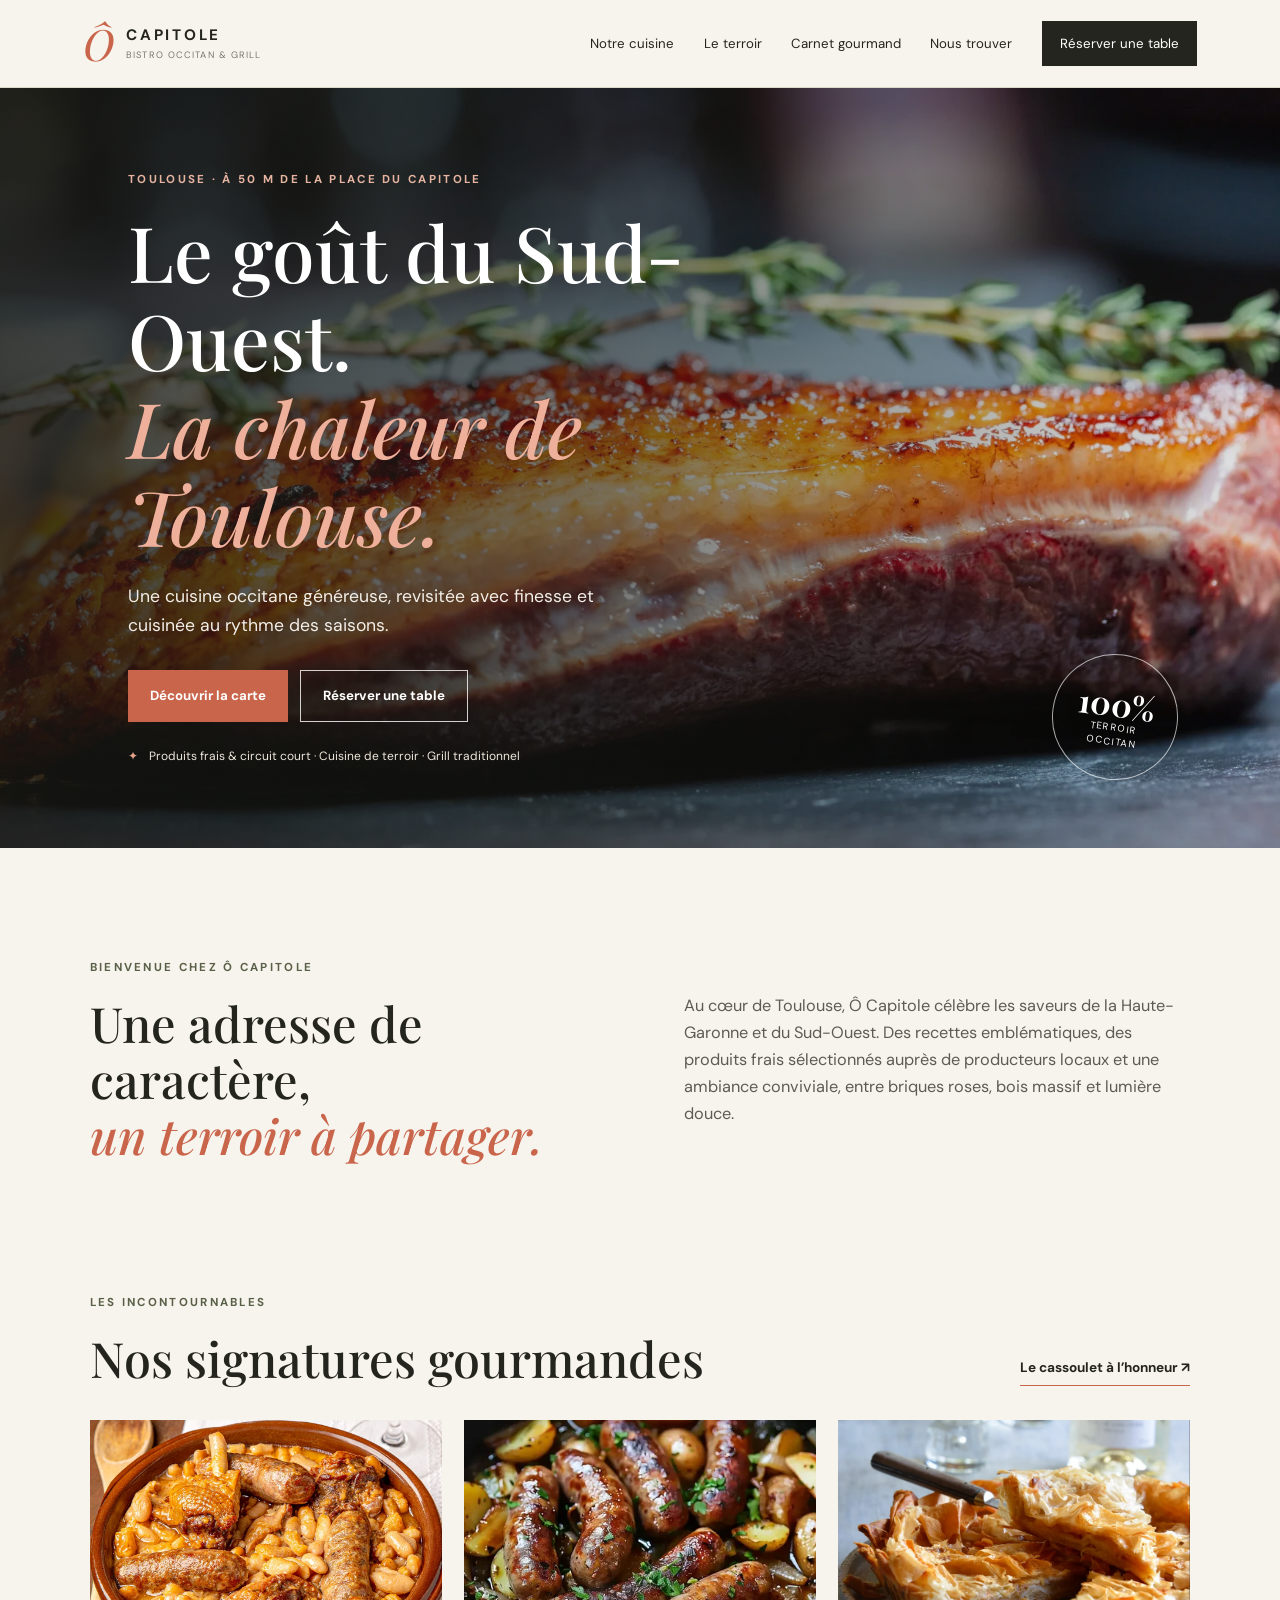
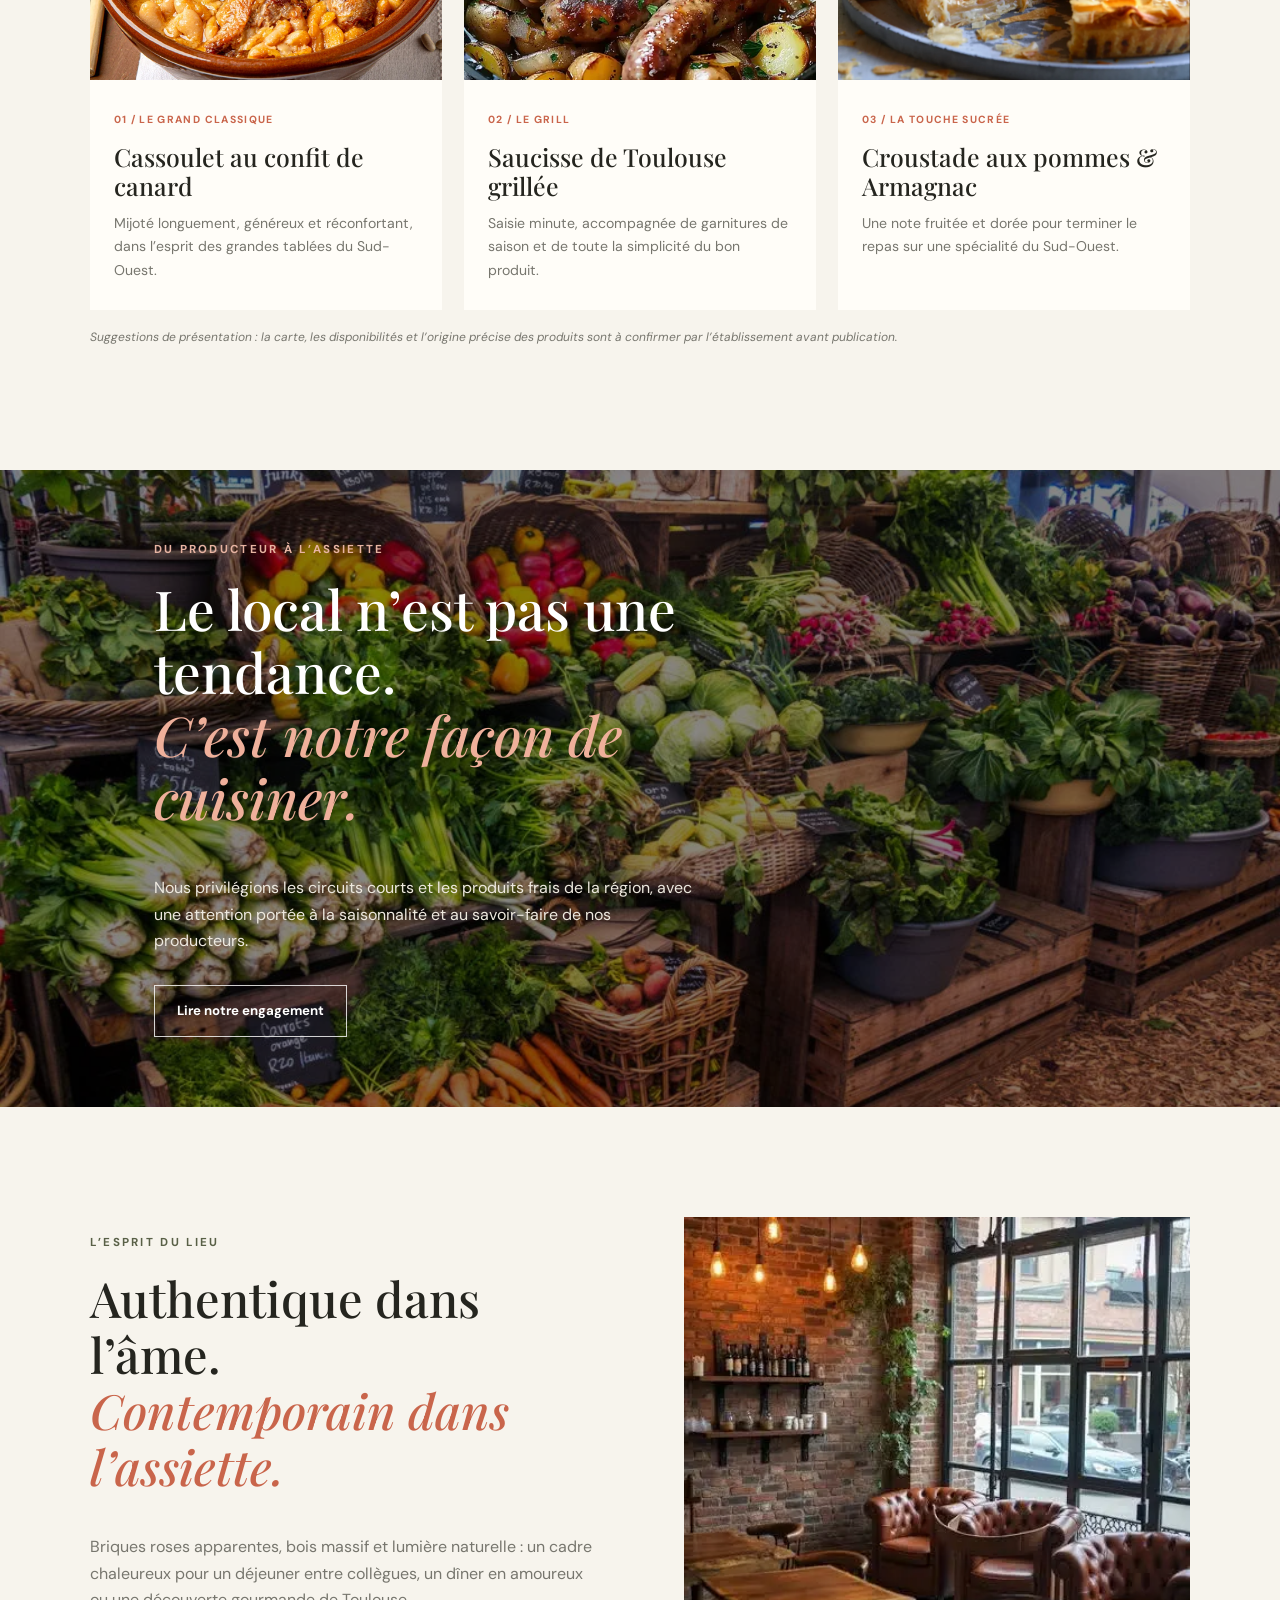
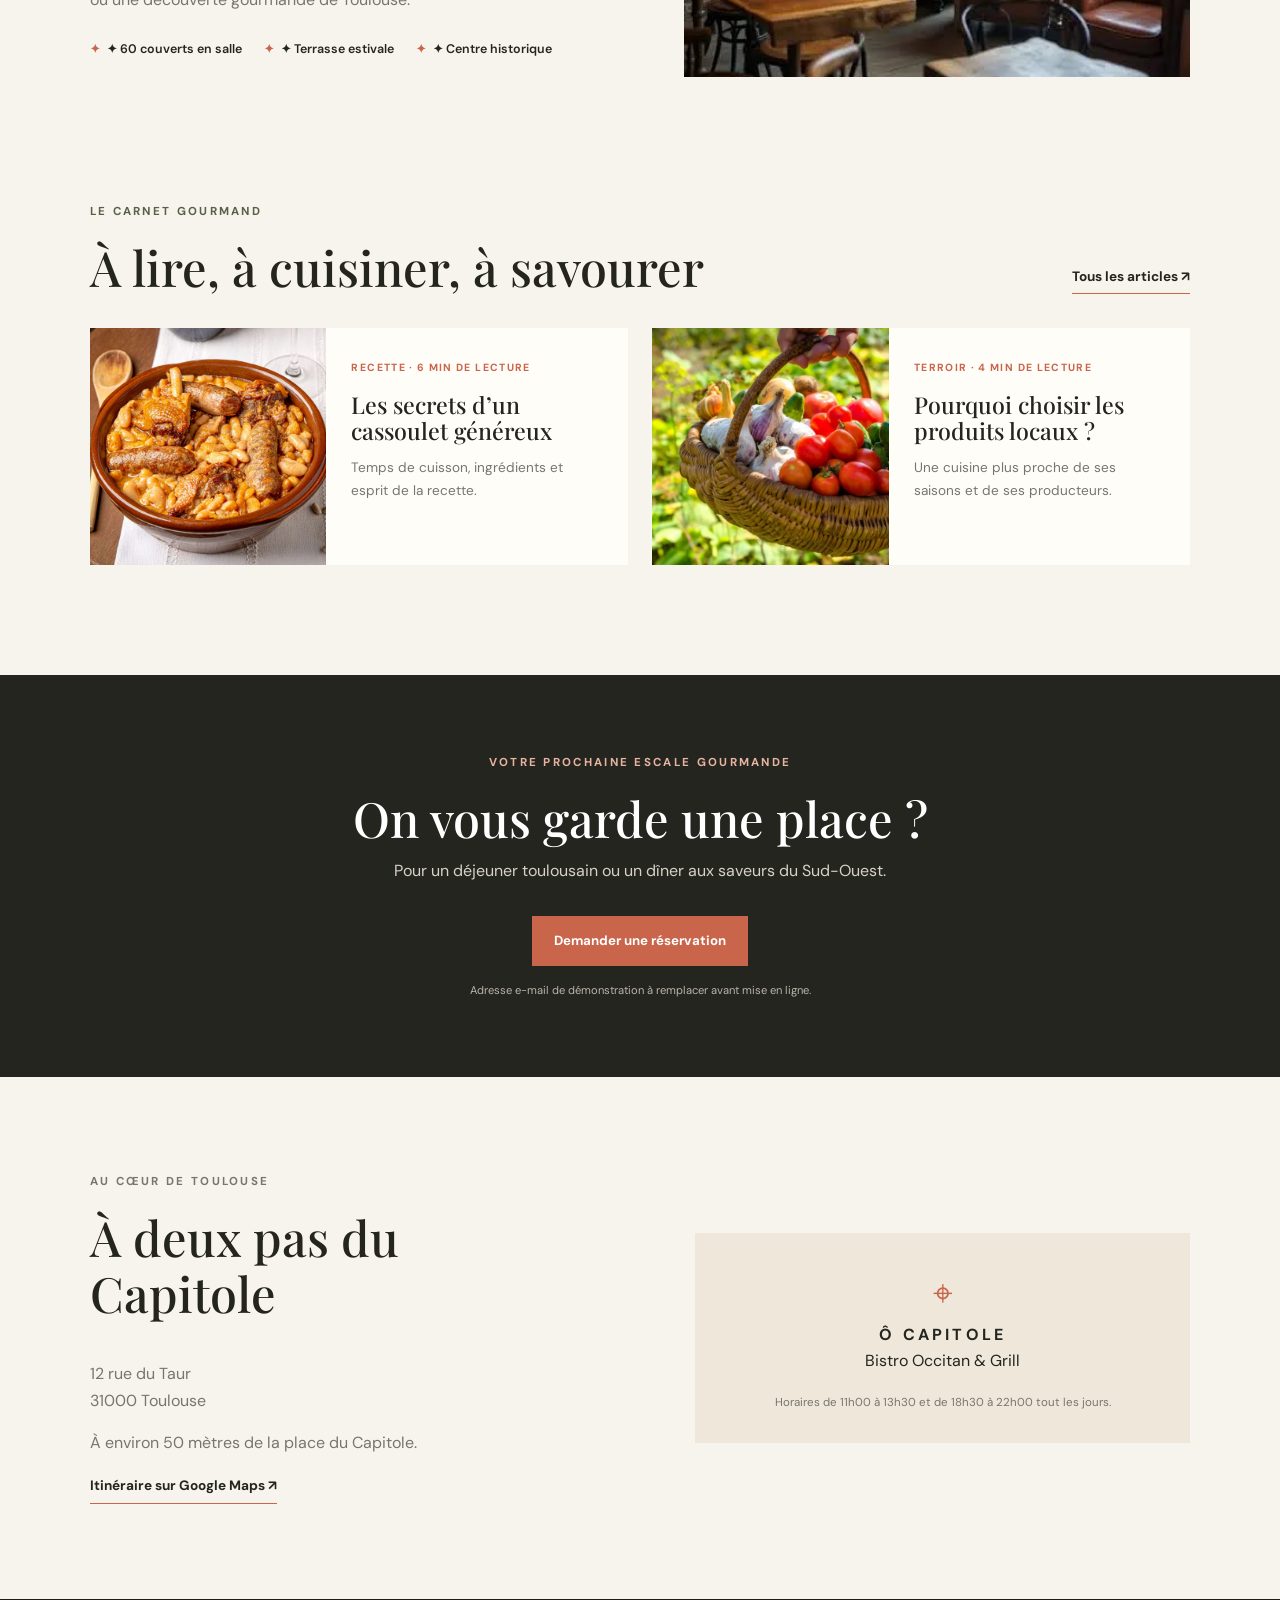
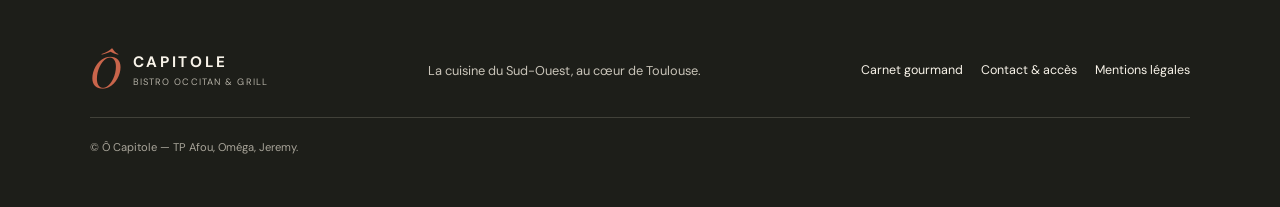
<file: index.html>
<!doctype html>
<html lang="fr">
<head>
  <meta charset="utf-8">
  <meta name="viewport" content="width=device-width, initial-scale=1">
  
  <!-- SEO de base -->
  <title>Ô Capitole — Bistro Occitan & Grill à Toulouse</title>
  <meta name="description" content="Ô Capitole, bistrot occitan & grill à Toulouse, à 50 mètres de la place du Capitole. Cassoulet au feu de bois, saucisse de Toulouse et produits du terroir en circuit court.">
  <meta name="robots" content="index, follow">
  <link rel="canonical" href="https://www.ocapitole.fr/">
  <meta name="theme-color" content="#25251f">

  <!-- Open Graph / Social Media (SMO - Facebook, WhatsApp, LinkedIn) -->
  <meta property="og:type" content="website">
  <meta property="og:url" content="https://www.ocapitole.fr/">
  <meta property="og:title" content="Ô Capitole — Bistro Occitan & Grill à Toulouse">
  <meta property="og:description" content="Cuisine occitane et grillades au feu de bois au cœur de Toulouse, à deux pas du Capitole.">
  <meta property="og:image" content="https://www.ocapitole.fr/assets/images/o_capitole.webp">
  <meta property="og:locale" content="fr_FR">

  <!-- Twitter Cards (SMO) -->
  <meta name="twitter:card" content="summary_large_image">
  <meta name="twitter:title" content="Ô Capitole — Bistro Occitan & Grill à Toulouse">
  <meta name="twitter:description" content="Cuisine occitane et grillades au feu de bois au cœur de Toulouse.">
  <meta name="twitter:image" content="https://www.ocapitole.fr/assets/images/o_capitole.webp">

  <!-- Favicon -->
  <link rel="icon" type="image/png" href="assets/images/favicon.png">

  <!-- Style CSS -->
  <link rel="stylesheet" href="assets/style.css">

  <!-- Données structurées Schema.org pour Restaurant Local -->
  <script type="application/ld+json">
  {
    "@context": "https://schema.org",
    "@type": "Restaurant",
    "name": "Ô Capitole",
    "image": "https://www.ocapitole.fr/assets/images/o_capitole.webp",
    "url": "https://www.ocapitole.fr/",
    "telephone": "+33500000000",
    "priceRange": "€€",
    "servesCuisine": "Occitane, Sud-Ouest, Grillades",
    "address": {
      "@type": "PostalAddress",
      "streetAddress": "12 Rue du Taur",
      "addressLocality": "Toulouse",
      "postalCode": "31000",
      "addressCountry": "FR"
    },
    "geo": {
      "@type": "GeoCoordinates",
      "latitude": 43.6047,
      "longitude": 1.4442
    },
    "openingHoursSpecification": [
      {
        "@type": "OpeningHoursSpecification",
        "dayOfWeek": ["Monday", "Tuesday", "Wednesday", "Thursday", "Friday", "Saturday", "Sunday"],
        "opens": "11:00",
        "closes": "13:30"
      },
      {
        "@type": "OpeningHoursSpecification",
        "dayOfWeek": ["Monday", "Tuesday", "Wednesday", "Thursday", "Friday", "Saturday", "Sunday"],
        "opens": "18:30",
        "closes": "22:00"
      }
    ]
  }
  </script>
</head>
<body>
<header class="site-header">
  <a class="brand" href="index.html" aria-label="Ô Capitole, accueil"><span class="brand-mark">Ô</span><span><strong>CAPITOLE</strong><small>BISTRO OCCITAN & GRILL</small></span></a>
  <button class="menu-toggle" aria-label="Ouvrir le menu" aria-expanded="false">☰</button>
  <nav class="main-nav" aria-label="Navigation principale">
    <a href="#cuisine">Notre cuisine</a><a href="#terroir">Le terroir</a><a href="conseils.html">Carnet gourmand</a><a href="#infos">Nous trouver</a>
    <a class="nav-cta" href="#reservation">Réserver une table</a>
  </nav>
</header>
<main>
  <section class="hero">
    <img class="hero-image" src="./assets/images/o_capitole.webp" alt="Table chaleureuse dressée dans un restaurant gastronomique">
    <div class="hero-shade"></div>
    <div class="hero-content">
      <p class="eyebrow light">TOULOUSE · À 50 M DE LA PLACE DU CAPITOLE</p>
      <h1>Le goût du Sud-Ouest.<br><em>La chaleur de Toulouse.</em></h1>
      <p class="hero-lead">Une cuisine occitane généreuse, revisitée avec finesse et cuisinée au rythme des saisons.</p>
      <div class="hero-actions"><a class="button button-coral" href="#cuisine">Découvrir la carte</a><a class="button button-outline" href="#reservation">Réserver une table</a></div>
      <div class="hero-note"><span>✦</span> Produits frais & circuit court · Cuisine de terroir · Grill traditionnel</div>
    </div>
    <div class="hero-stamp"><strong>100%</strong><span>TERROIR<br>OCCITAN</span></div>
  </section>
  <section class="intro section-wrap" id="terroir">
    <div class="intro-copy"><p class="eyebrow">BIENVENUE CHEZ Ô CAPITOLE</p><h2>Une adresse de caractère,<br><em>un terroir à partager.</em></h2></div>
    <p>Au cœur de Toulouse, Ô Capitole célèbre les saveurs de la Haute-Garonne et du Sud-Ouest. Des recettes emblématiques, des produits frais sélectionnés auprès de producteurs locaux et une ambiance conviviale, entre briques roses, bois massif et lumière douce.</p>
  </section>
  <section class="specialties section-wrap" id="cuisine">
    <div class="section-heading"><div><p class="eyebrow">LES INCONTOURNABLES</p><h2>Nos signatures gourmandes</h2></div><a class="text-link" href="recette-cassoulet.html">Le cassoulet à l’honneur ↗</a></div>
    <div class="dish-grid">
      <article class="dish-card"><img src="./assets/images/Cassoulet-au-confit-de-canard.webp" alt="Un cassoulet généreux aux saveurs du terroir" loading="lazy"><div class="dish-info"><span class="dish-number">01 / LE GRAND CLASSIQUE</span><h3>Cassoulet au confit de canard</h3><p>Mijoté longuement, généreux et réconfortant, dans l’esprit des grandes tablées du Sud-Ouest.</p></div></article>
      <article class="dish-card"><img src="./assets/images/saucisse_toulouse_grillee.webp" alt="La saucisse de Toulouse servie avec une garniture de saison" loading="lazy"><div class="dish-info"><span class="dish-number">02 / LE GRILL</span><h3>Saucisse de Toulouse grillée</h3><p>Saisie minute, accompagnée de garnitures de saison et de toute la simplicité du bon produit.</p></div></article>
      <article class="dish-card"><img src="./assets/images/croustade_pomme_armaniac.webp" alt="Dessert artisanal présenté dans une assiette, traditionnel du sud-ouest" loading="lazy"><div class="dish-info"><span class="dish-number">03 / LA TOUCHE SUCRÉE</span><h3>Croustade aux pommes & Armagnac</h3><p>Une note fruitée et dorée pour terminer le repas sur une spécialité du Sud-Ouest.</p></div></article>
    </div>
    <p class="disclaimer">Suggestions de présentation : la carte, les disponibilités et l’origine précise des produits sont à confirmer par l’établissement avant publication.</p>
  </section>
  <section class="manifesto">
    <img src="./assets/images/produit-locaux1.webp" alt="Ambiance conviviale du restaurant" loading="lazy">
    <div class="manifesto-panel"><p class="eyebrow light">DU PRODUCTEUR À L’ASSIETTE</p><h2>Le local n’est pas une tendance.<br><em>C’est notre façon de cuisiner.</em></h2><p>Nous privilégions les circuits courts et les produits frais de la région, avec une attention portée à la saisonnalité et au savoir-faire de nos producteurs.</p><a class="button button-outline" href="producteurs-locaux.html">Lire notre engagement</a></div>
  </section>
  <section class="experience section-wrap">
    <div><p class="eyebrow">L’ESPRIT DU LIEU</p><h2>Authentique dans l’âme.<br><em>Contemporain dans l’assiette.</em></h2><p>Briques roses apparentes, bois massif et lumière naturelle : un cadre chaleureux pour un déjeuner entre collègues, un dîner en amoureux ou une découverte gourmande de Toulouse.</p><div class="features"><span>✦ 60 couverts en salle</span><span>✦ Terrasse estivale</span><span>✦ Centre historique</span></div></div>
    <img src="./assets/images/restaurant3.webp" alt="Salle de restaurant conviviale aux matières naturelles" loading="lazy">
  </section>
  <section class="journal section-wrap">
    <div class="section-heading"><div><p class="eyebrow">LE CARNET GOURMAND</p><h2>À lire, à cuisiner, à savourer</h2></div><a class="text-link" href="conseils.html">Tous les articles ↗</a></div>
    <div class="journal-grid">
      <a class="journal-card" href="recette-cassoulet.html"><img src="./assets/images/Cassoulet-au-confit-de-canard.webp" alt="" loading="lazy"><div><span>RECETTE · 6 MIN DE LECTURE</span><h3>Les secrets d’un cassoulet généreux</h3><p>Temps de cuisson, ingrédients et esprit de la recette.</p></div></a>
      <a class="journal-card" href="producteurs-locaux.html"><img src="./assets/images/produits_locaux.webp" alt="" loading="lazy"><div><span>TERROIR · 4 MIN DE LECTURE</span><h3>Pourquoi choisir les produits locaux ?</h3><p>Une cuisine plus proche de ses saisons et de ses producteurs.</p></div></a>
    </div>
  </section>
  <section class="reservation" id="reservation"><p class="eyebrow light">VOTRE PROCHAINE ESCALE GOURMANDE</p><h2>On vous garde une place ?</h2><p>Pour un déjeuner toulousain ou un dîner aux saveurs du Sud-Ouest.</p><a class="button button-coral" href="mailto:bonjour@ocapitole.example?subject=Demande%20de%20r%C3%A9servation">Demander une réservation</a><small>Adresse e-mail de démonstration à remplacer avant mise en ligne.</small></section>
  <section class="location section-wrap" id="infos"><div><p class="eyebrow">AU CŒUR DE TOULOUSE</p><h2>À deux pas du Capitole</h2><p>12 rue du Taur<br>31000 Toulouse</p><p>À environ 50 mètres de la place du Capitole.</p><a class="text-link" href="https://www.google.com/maps/search/?api=1&query=12+rue+du+Taur+31000+Toulouse" target="_blank" rel="noopener">Itinéraire sur Google Maps ↗</a></div><div class="location-note"><span class="location-icon">⌖</span><strong>Ô CAPITOLE</strong><span>Bistro Occitan & Grill</span><small>Horaires de 11h00 à 13h30 et de 18h30 à 22h00 tout les jours.</small></div></section>
</main>
<footer class="site-footer"><a class="brand brand-footer" href="index.html"><span class="brand-mark">Ô</span><span><strong>CAPITOLE</strong><small>BISTRO OCCITAN & GRILL</small></span></a><p>La cuisine du Sud-Ouest, au cœur de Toulouse.</p><div><a href="conseils.html">Carnet gourmand</a><a href="#infos">Contact & accès</a><a href="mentions-legales.html">Mentions légales</a></div><small>© Ô Capitole — TP Afou, Oméga, Jeremy.</small></footer>
<script src="assets/main.js"></script>
</body></html>
</file>
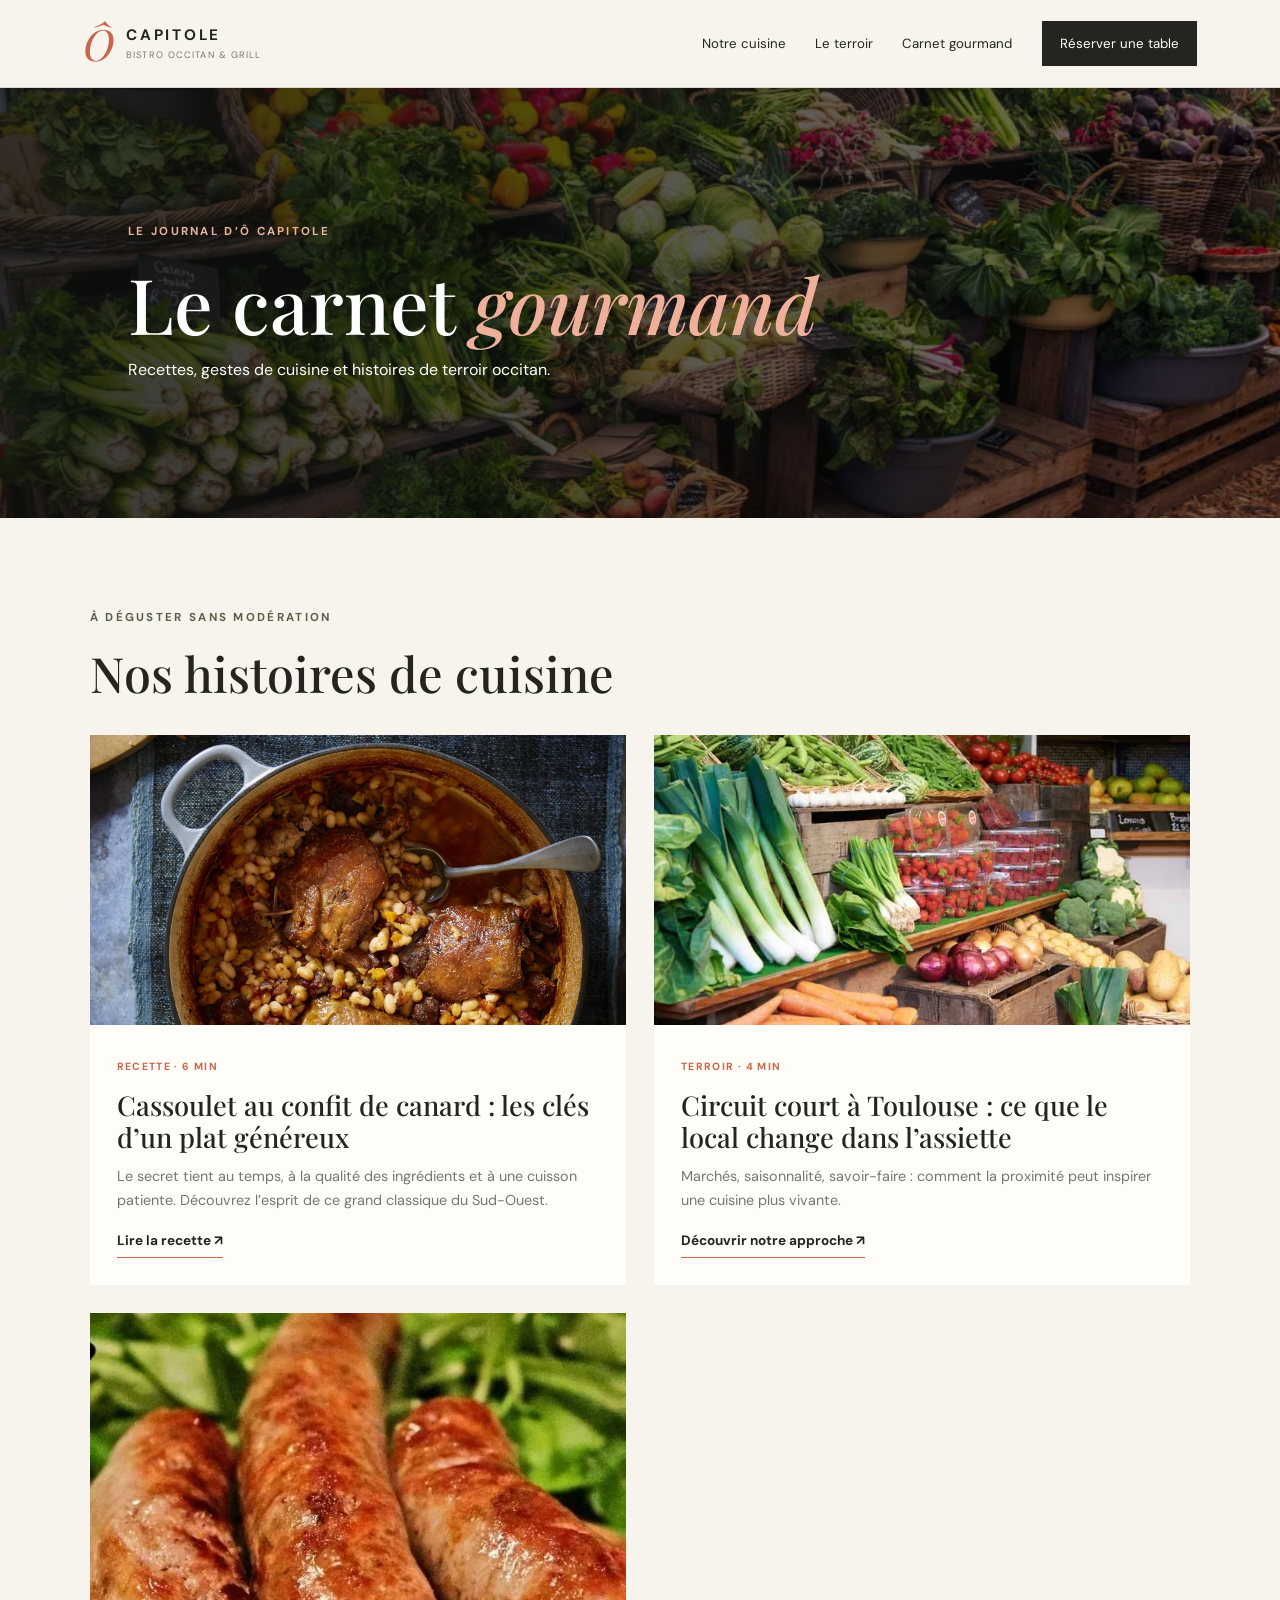
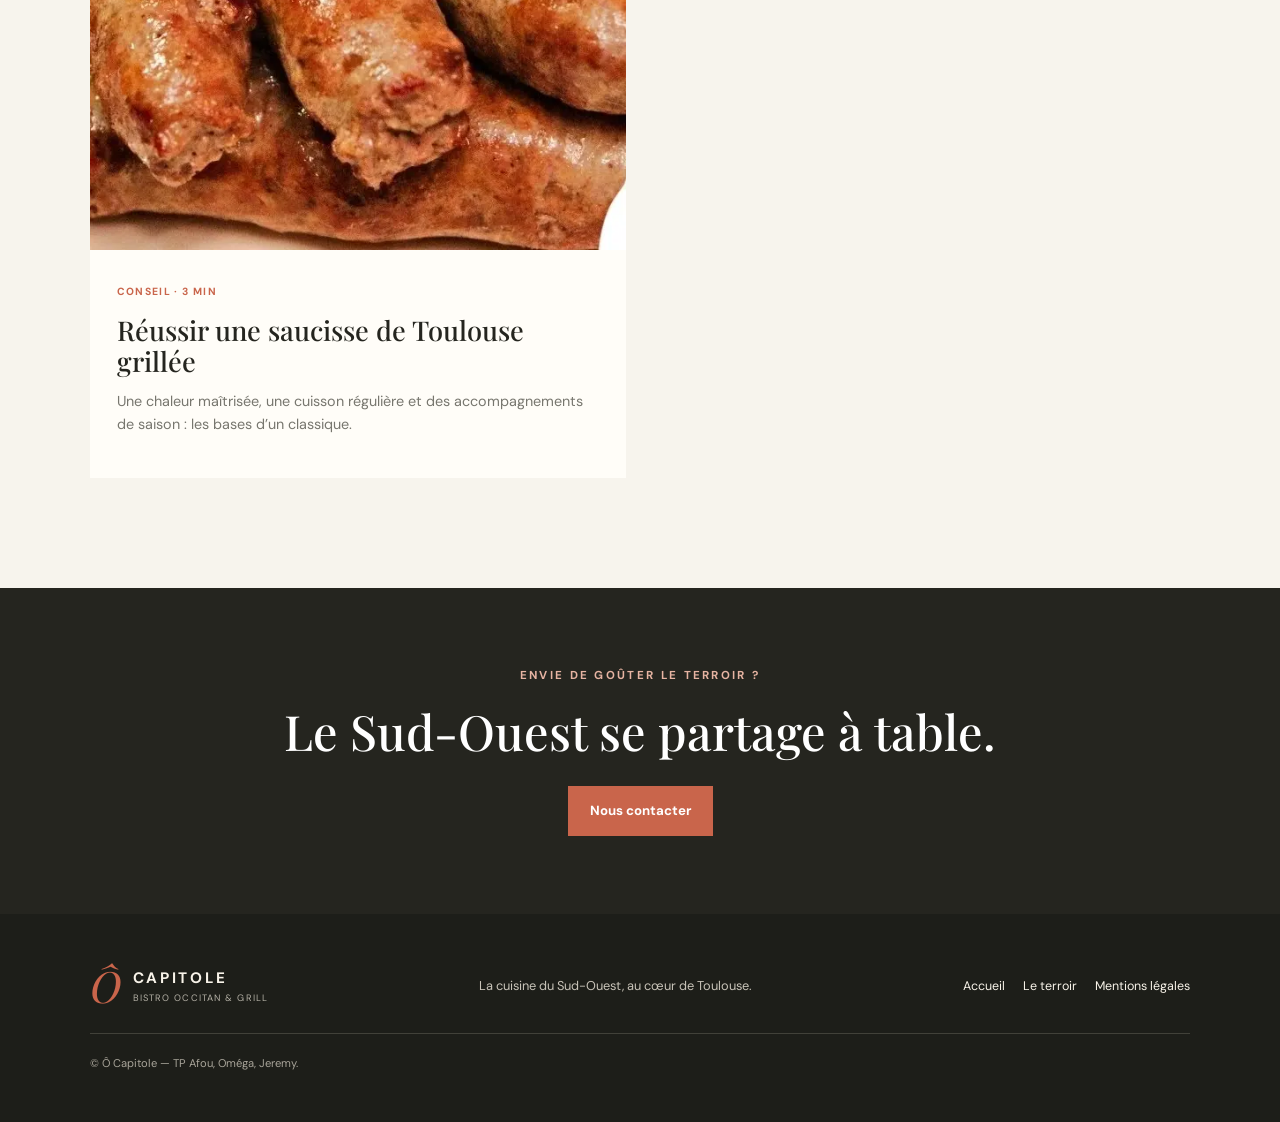
<file: conseils.html>
<!doctype html>
<html lang="fr">
<head>
  <meta charset="utf-8">
  <meta name="viewport" content="width=device-width, initial-scale=1">
  
  <!-- SEO de base -->
  <title>Le carnet gourmand — Conseils et Recettes de l'Ô Capitole Toulouse</title>
  <meta name="description" content="Conseils gourmands, recettes occitanes traditionnelles et découvertes du terroir autour de Toulouse avec Ô Capitole.">
  <meta name="robots" content="index, follow">
  <link rel="canonical" href="https://www.ocapitole.fr/conseils.html">
  <meta name="theme-color" content="#25251f">

  <!-- Open Graph / SMO (Partage Réseaux Sociaux) -->
  <meta property="og:type" content="website">
  <meta property="og:url" content="https://www.ocapitole.fr/conseils.html">
  <meta property="og:title" content="Le carnet gourmand — Ô Capitole Toulouse">
  <meta property="og:description" content="Recettes, gestes de cuisine et histoires de terroir occitan à Toulouse.">
  <meta property="og:image" content="https://www.ocapitole.fr/assets/images/produit-locaux1.webp">
  <meta property="og:locale" content="fr_FR">

  <!-- Twitter Cards -->
  <meta name="twitter:card" content="summary_large_image">
  <meta name="twitter:title" content="Le carnet gourmand — Ô Capitole Toulouse">
  <meta name="twitter:description" content="Recettes, gestes de cuisine et histoires de terroir occitan.">
  <meta name="twitter:image" content="https://www.ocapitole.fr/assets/images/produit-locaux1.webp">

  <!-- Stylesheet -->
  <link rel="stylesheet" href="assets/style.css">
</head>
<body>
<header class="site-header">
  <a class="brand" href="index.html" aria-label="Ô Capitole, accueil">
    <span class="brand-mark">Ô</span>
    <span><strong>CAPITOLE</strong><small>BISTRO OCCITAN & GRILL</small></span>
  </a>
  <button class="menu-toggle" aria-label="Ouvrir le menu" aria-expanded="false">☰</button>
  <nav class="main-nav" aria-label="Navigation principale">
    <a href="index.html#cuisine">Notre cuisine</a>
    <a href="producteurs-locaux.html">Le terroir</a>
    <a href="conseils.html" aria-current="page">Carnet gourmand</a>
    <a class="nav-cta" href="index.html#reservation">Réserver une table</a>
  </nav>
</header>

<main>
  <section class="page-hero">
    <img src="./assets/images/produit-locaux1.webp" alt="Produits frais et ingrédients de saison du terroir toulousain">
    <div class="page-hero-overlay"></div>
    <div>
      <p class="eyebrow light">LE JOURNAL D’Ô CAPITOLE</p>
      <h1>Le carnet <em>gourmand</em></h1>
      <p>Recettes, gestes de cuisine et histoires de terroir occitan.</p>
    </div>
  </section>

  <section class="section-wrap article-list">
    <div class="section-heading">
      <div>
        <p class="eyebrow">À DÉGUSTER SANS MODÉRATION</p>
        <h2>Nos histoires de cuisine</h2>
      </div>
    </div>
    
    <div class="article-grid">
      <!-- Article 1 -->
      <article class="article-teaser">
        <a href="recette-cassoulet.html">
          <img src="./assets/images/cassoulet-confit-de-canard3.webp" alt="Plat de cassoulet mijoté rustique aux saveurs du Sud-Ouest" loading="lazy">
        </a>
        <div class="article-teaser-body">
          <span>RECETTE · 6 MIN</span>
          <h2><a href="recette-cassoulet.html">Cassoulet au confit de canard : les clés d’un plat généreux</a></h2>
          <p>Le secret tient au temps, à la qualité des ingrédients et à une cuisson patiente. Découvrez l’esprit de ce grand classique du Sud-Ouest.</p>
          <a class="text-link" href="recette-cassoulet.html">Lire la recette ↗</a>
        </div>
      </article>

      <!-- Article 2 -->
      <article class="article-teaser">
        <a href="producteurs-locaux.html">
          <img src="./assets/images/produit-locaux2.webp" alt="Étal de légumes frais issus de producteurs locaux près de Toulouse" loading="lazy">
        </a>
        <div class="article-teaser-body">
          <span>TERROIR · 4 MIN</span>
          <h2><a href="producteurs-locaux.html">Circuit court à Toulouse : ce que le local change dans l’assiette</a></h2>
          <p>Marchés, saisonnalité, savoir-faire : comment la proximité peut inspirer une cuisine plus vivante.</p>
          <a class="text-link" href="producteurs-locaux.html">Découvrir notre approche ↗</a>
        </div>
      </article>

      <!-- Article 3 (Brouillon) -->
      <article class="article-teaser">
        <img src="./assets/images/saucisse_toulouse_grillee2.webp" alt="Saucisse de Toulouse grillée avec garniture de saison" loading="lazy">
        <div class="article-teaser-body">
          <span>CONSEIL · 3 MIN</span>
          <h2>Réussir une saucisse de Toulouse grillée</h2>
          <p>Une chaleur maîtrisée, une cuisson régulière et des accompagnements de saison : les bases d’un classique.</p>
         
        </div>
      </article>
    </div>
  </section>

  <section class="reservation">
    <p class="eyebrow light">ENVIE DE GOÛTER LE TERROIR ?</p>
    <h2>Le Sud-Ouest se partage à table.</h2>
    <a class="button button-coral" href="index.html#reservation">Nous contacter</a>
  </section>
</main>

<footer class="site-footer">
  <a class="brand brand-footer" href="index.html">
    <span class="brand-mark">Ô</span>
    <span><strong>CAPITOLE</strong><small>BISTRO OCCITAN & GRILL</small></span>
  </a>
  <p>La cuisine du Sud-Ouest, au cœur de Toulouse.</p>
  <div>
    <a href="index.html">Accueil</a>
    <a href="producteurs-locaux.html">Le terroir</a>
    <a href="mentions-legales.html">Mentions légales</a>
  </div>
  <small>© Ô Capitole — TP Afou, Oméga, Jeremy.</small>
</footer>

<script src="assets/main.js"></script>
</body>
</html>
</file>
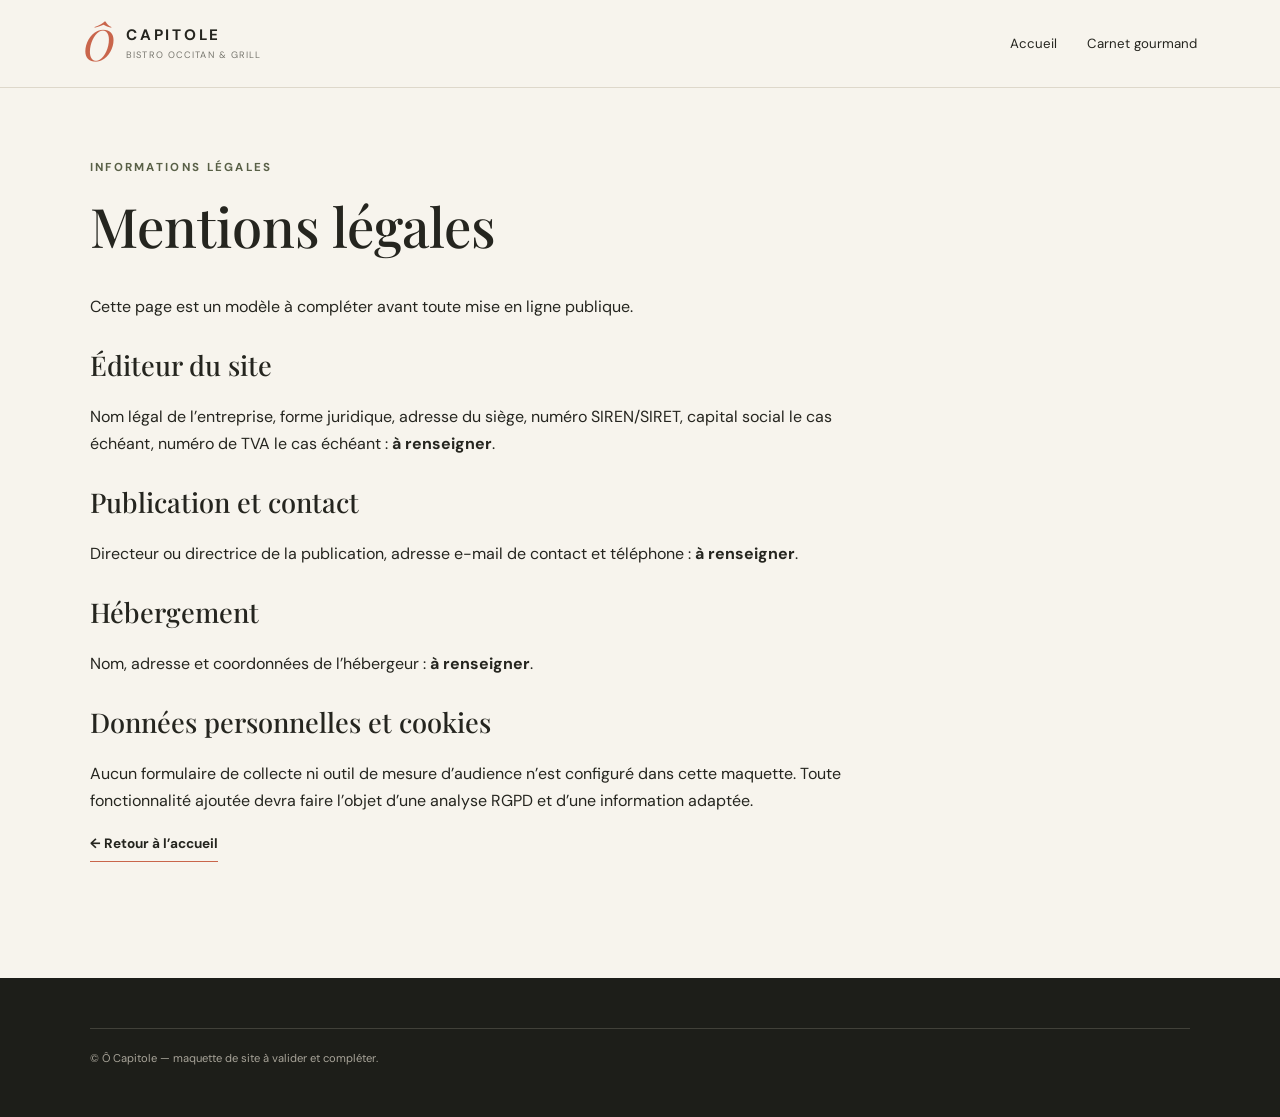
<file: mentions-legales.html>
<!doctype html><html lang="fr"><head><meta charset="utf-8"><meta name="viewport" content="width=device-width, initial-scale=1"><title>Mentions légales — Ô Capitole</title><link rel="stylesheet" href="assets/style.css"></head><body><header class="site-header"><a class="brand" href="index.html"><span class="brand-mark">Ô</span><span><strong>CAPITOLE</strong><small>BISTRO OCCITAN & GRILL</small></span></a><nav class="main-nav"><a href="index.html">Accueil</a><a href="conseils.html">Carnet gourmand</a></nav></header><main class="section-wrap legal"><p class="eyebrow">INFORMATIONS LÉGALES</p><h1>Mentions légales</h1><p>Cette page est un modèle à compléter avant toute mise en ligne publique.</p><h2>Éditeur du site</h2><p>Nom légal de l’entreprise, forme juridique, adresse du siège, numéro SIREN/SIRET, capital social le cas échéant, numéro de TVA le cas échéant : <strong>à renseigner</strong>.</p><h2>Publication et contact</h2><p>Directeur ou directrice de la publication, adresse e-mail de contact et téléphone : <strong>à renseigner</strong>.</p><h2>Hébergement</h2><p>Nom, adresse et coordonnées de l’hébergeur : <strong>à renseigner</strong>.</p><h2>Données personnelles et cookies</h2><p>Aucun formulaire de collecte ni outil de mesure d’audience n’est configuré dans cette maquette. Toute fonctionnalité ajoutée devra faire l’objet d’une analyse RGPD et d’une information adaptée.</p><p><a class="text-link" href="index.html">← Retour à l’accueil</a></p></main><footer class="site-footer"><small>© Ô Capitole — maquette de site à valider et compléter.</small></footer><script src="assets/main.js"></script></body></html>
</file>
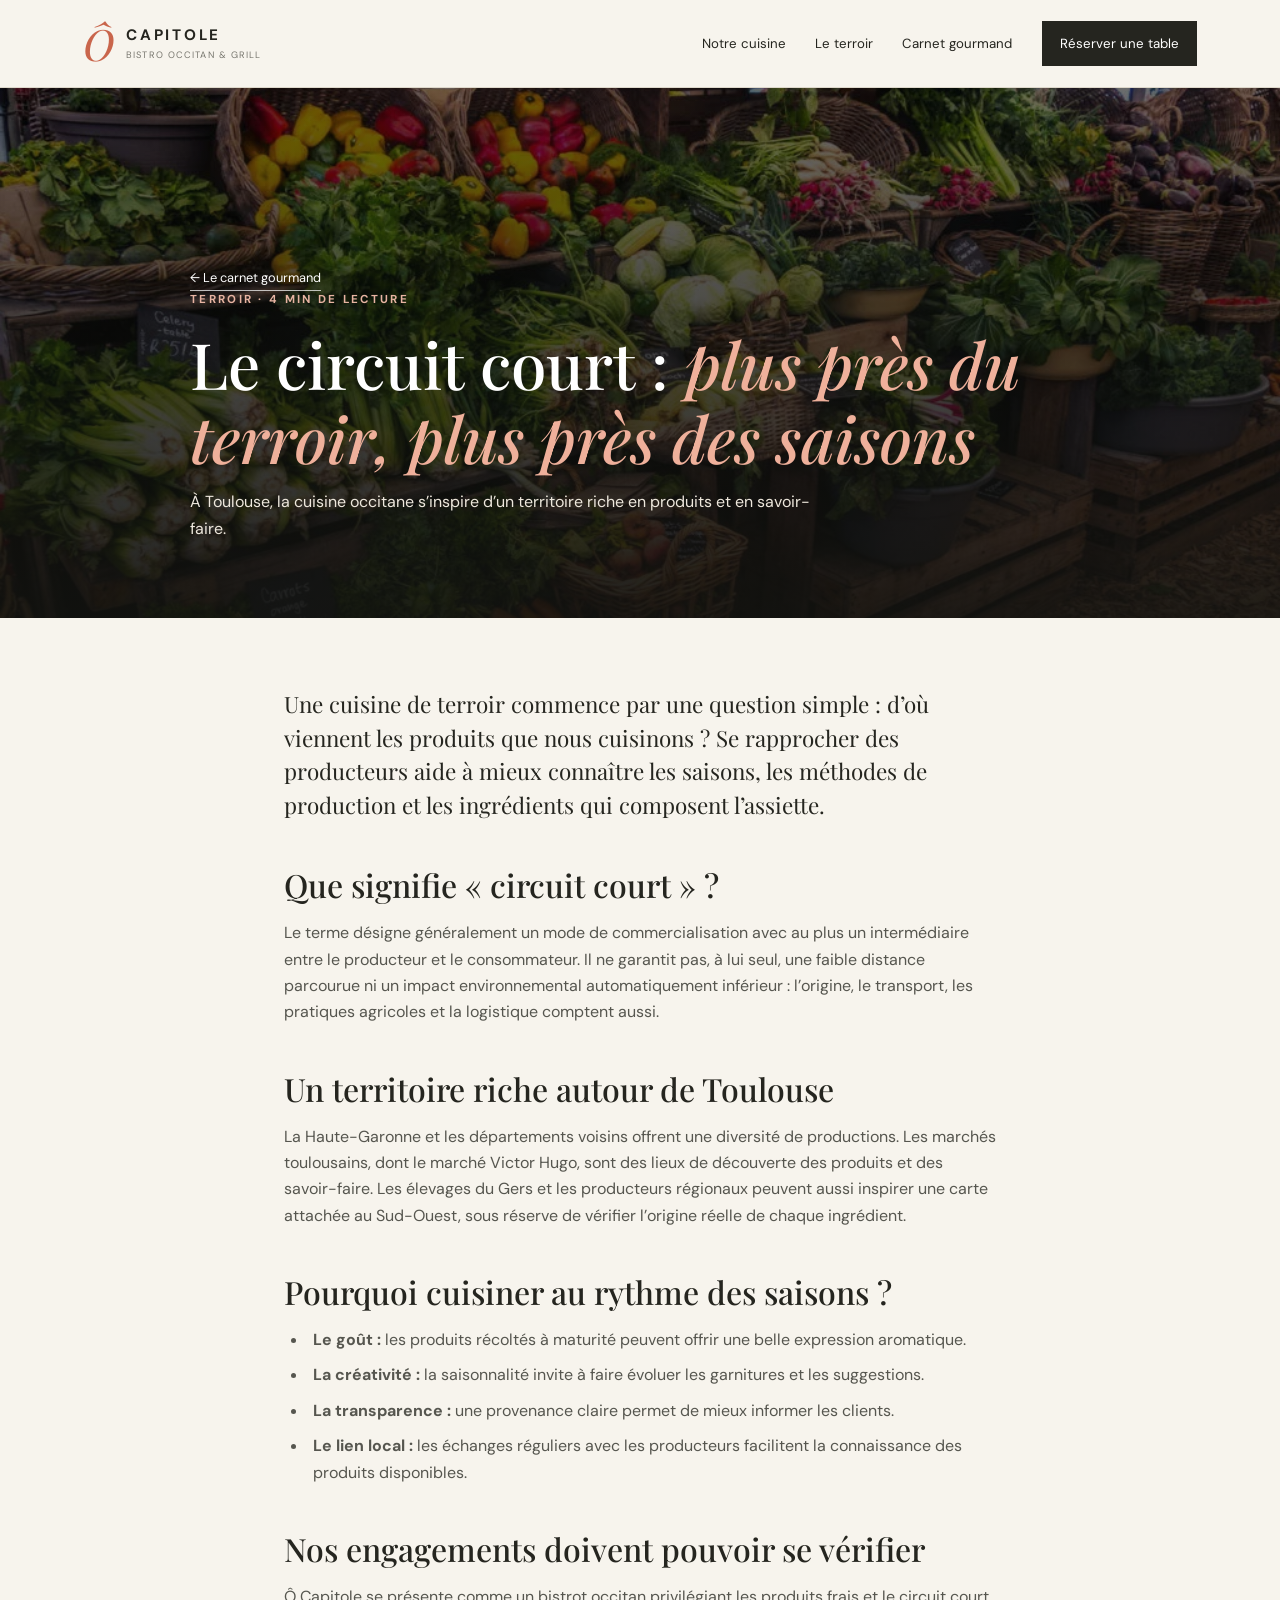
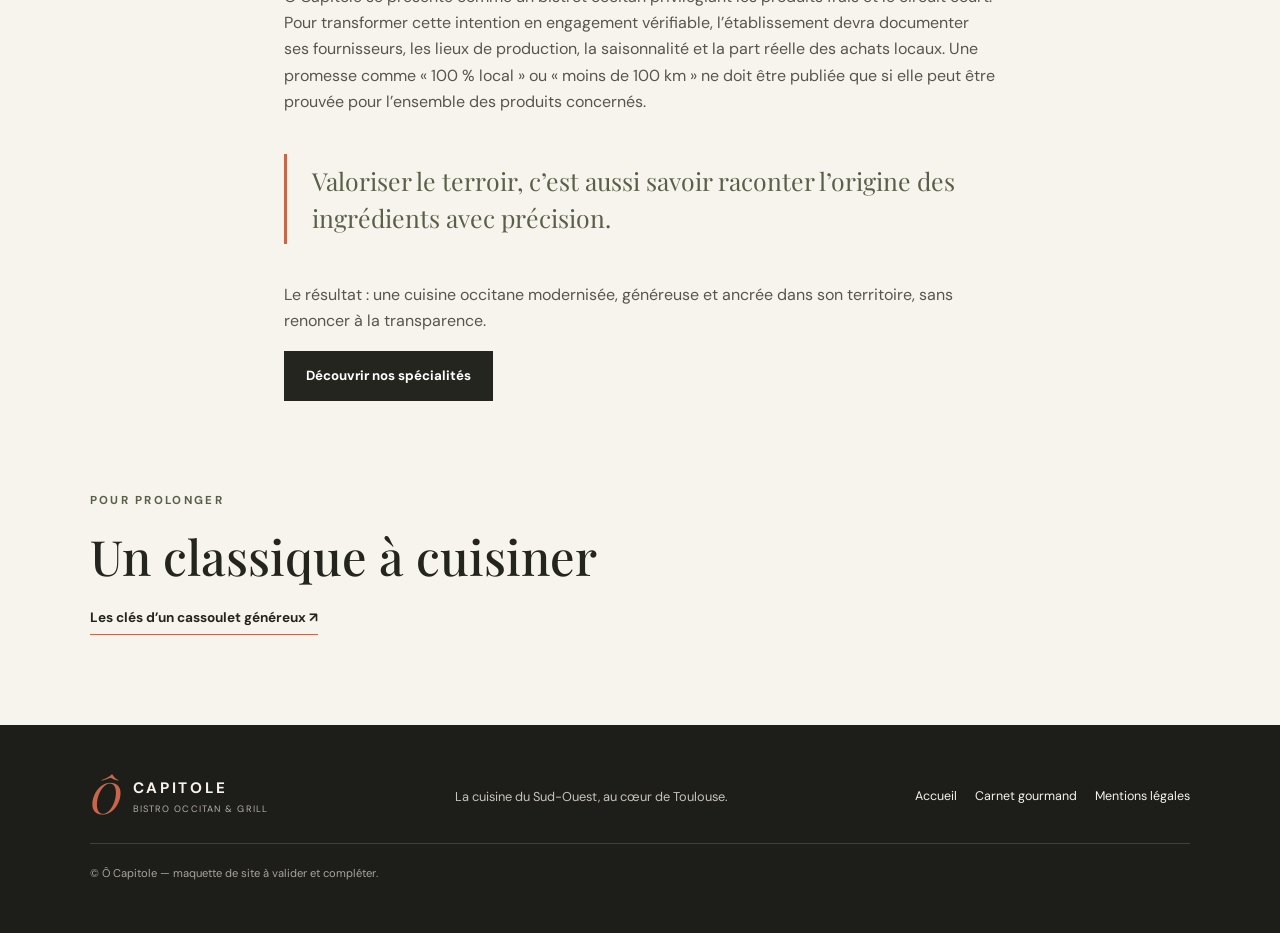
<file: producteurs-locaux.html>
<!doctype html>
<html lang="fr"><head><meta charset="utf-8"><meta name="viewport" content="width=device-width, initial-scale=1"><meta name="description" content="Cuisine occitane, circuit court et produits frais autour de Toulouse : les principes qui inspirent le carnet gourmand d'Ô Capitole."><title>Circuit court et terroir occitan — Ô Capitole</title><link rel="stylesheet" href="assets/style.css"></head>
<body><header class="site-header"><a class="brand" href="index.html"><span class="brand-mark">Ô</span><span><strong>CAPITOLE</strong><small>BISTRO OCCITAN & GRILL</small></span></a><button class="menu-toggle" aria-label="Ouvrir le menu" aria-expanded="false">☰</button><nav class="main-nav"><a href="index.html#cuisine">Notre cuisine</a><a href="producteurs-locaux.html" aria-current="page">Le terroir</a><a href="conseils.html">Carnet gourmand</a><a class="nav-cta" href="index.html#reservation">Réserver une table</a></nav></header>
<main><section class="article-hero"><img src="./assets/images/produit-locaux1.webp" alt="Légumes frais présentés sur un marché"><div class="article-hero-shade"></div><div><a class="back-link" href="conseils.html">← Le carnet gourmand</a><p class="eyebrow light">TERROIR · 4 MIN DE LECTURE</p><h1>Le circuit court : <em>plus près du terroir, plus près des saisons</em></h1><p>À Toulouse, la cuisine occitane s’inspire d’un territoire riche en produits et en savoir-faire.</p></div></section>
<article class="prose article-body"><p class="lead">Une cuisine de terroir commence par une question simple : d’où viennent les produits que nous cuisinons ? Se rapprocher des producteurs aide à mieux connaître les saisons, les méthodes de production et les ingrédients qui composent l’assiette.</p>
<h2>Que signifie « circuit court » ?</h2><p>Le terme désigne généralement un mode de commercialisation avec au plus un intermédiaire entre le producteur et le consommateur. Il ne garantit pas, à lui seul, une faible distance parcourue ni un impact environnemental automatiquement inférieur : l’origine, le transport, les pratiques agricoles et la logistique comptent aussi.</p>
<h2>Un territoire riche autour de Toulouse</h2><p>La Haute-Garonne et les départements voisins offrent une diversité de productions. Les marchés toulousains, dont le marché Victor Hugo, sont des lieux de découverte des produits et des savoir-faire. Les élevages du Gers et les producteurs régionaux peuvent aussi inspirer une carte attachée au Sud-Ouest, sous réserve de vérifier l’origine réelle de chaque ingrédient.</p>
<h2>Pourquoi cuisiner au rythme des saisons ?</h2><ul><li><strong>Le goût :</strong> les produits récoltés à maturité peuvent offrir une belle expression aromatique.</li><li><strong>La créativité :</strong> la saisonnalité invite à faire évoluer les garnitures et les suggestions.</li><li><strong>La transparence :</strong> une provenance claire permet de mieux informer les clients.</li><li><strong>Le lien local :</strong> les échanges réguliers avec les producteurs facilitent la connaissance des produits disponibles.</li></ul>
<h2>Nos engagements doivent pouvoir se vérifier</h2><p>Ô Capitole se présente comme un bistrot occitan privilégiant les produits frais et le circuit court. Pour transformer cette intention en engagement vérifiable, l’établissement devra documenter ses fournisseurs, les lieux de production, la saisonnalité et la part réelle des achats locaux. Une promesse comme « 100 % local » ou « moins de 100 km » ne doit être publiée que si elle peut être prouvée pour l’ensemble des produits concernés.</p>
<blockquote>Valoriser le terroir, c’est aussi savoir raconter l’origine des ingrédients avec précision.</blockquote><p>Le résultat : une cuisine occitane modernisée, généreuse et ancrée dans son territoire, sans renoncer à la transparence.</p><a class="button button-dark" href="index.html#cuisine">Découvrir nos spécialités</a></article>
<section class="related section-wrap"><p class="eyebrow">POUR PROLONGER</p><h2>Un classique à cuisiner</h2><a class="text-link" href="recette-cassoulet.html">Les clés d’un cassoulet généreux ↗</a></section></main>
<footer class="site-footer"><a class="brand brand-footer" href="index.html"><span class="brand-mark">Ô</span><span><strong>CAPITOLE</strong><small>BISTRO OCCITAN & GRILL</small></span></a><p>La cuisine du Sud-Ouest, au cœur de Toulouse.</p><div><a href="index.html">Accueil</a><a href="conseils.html">Carnet gourmand</a><a href="mentions-legales.html">Mentions légales</a></div><small>© Ô Capitole — maquette de site à valider et compléter.</small></footer><script src="assets/main.js"></script></body></html>
</file>
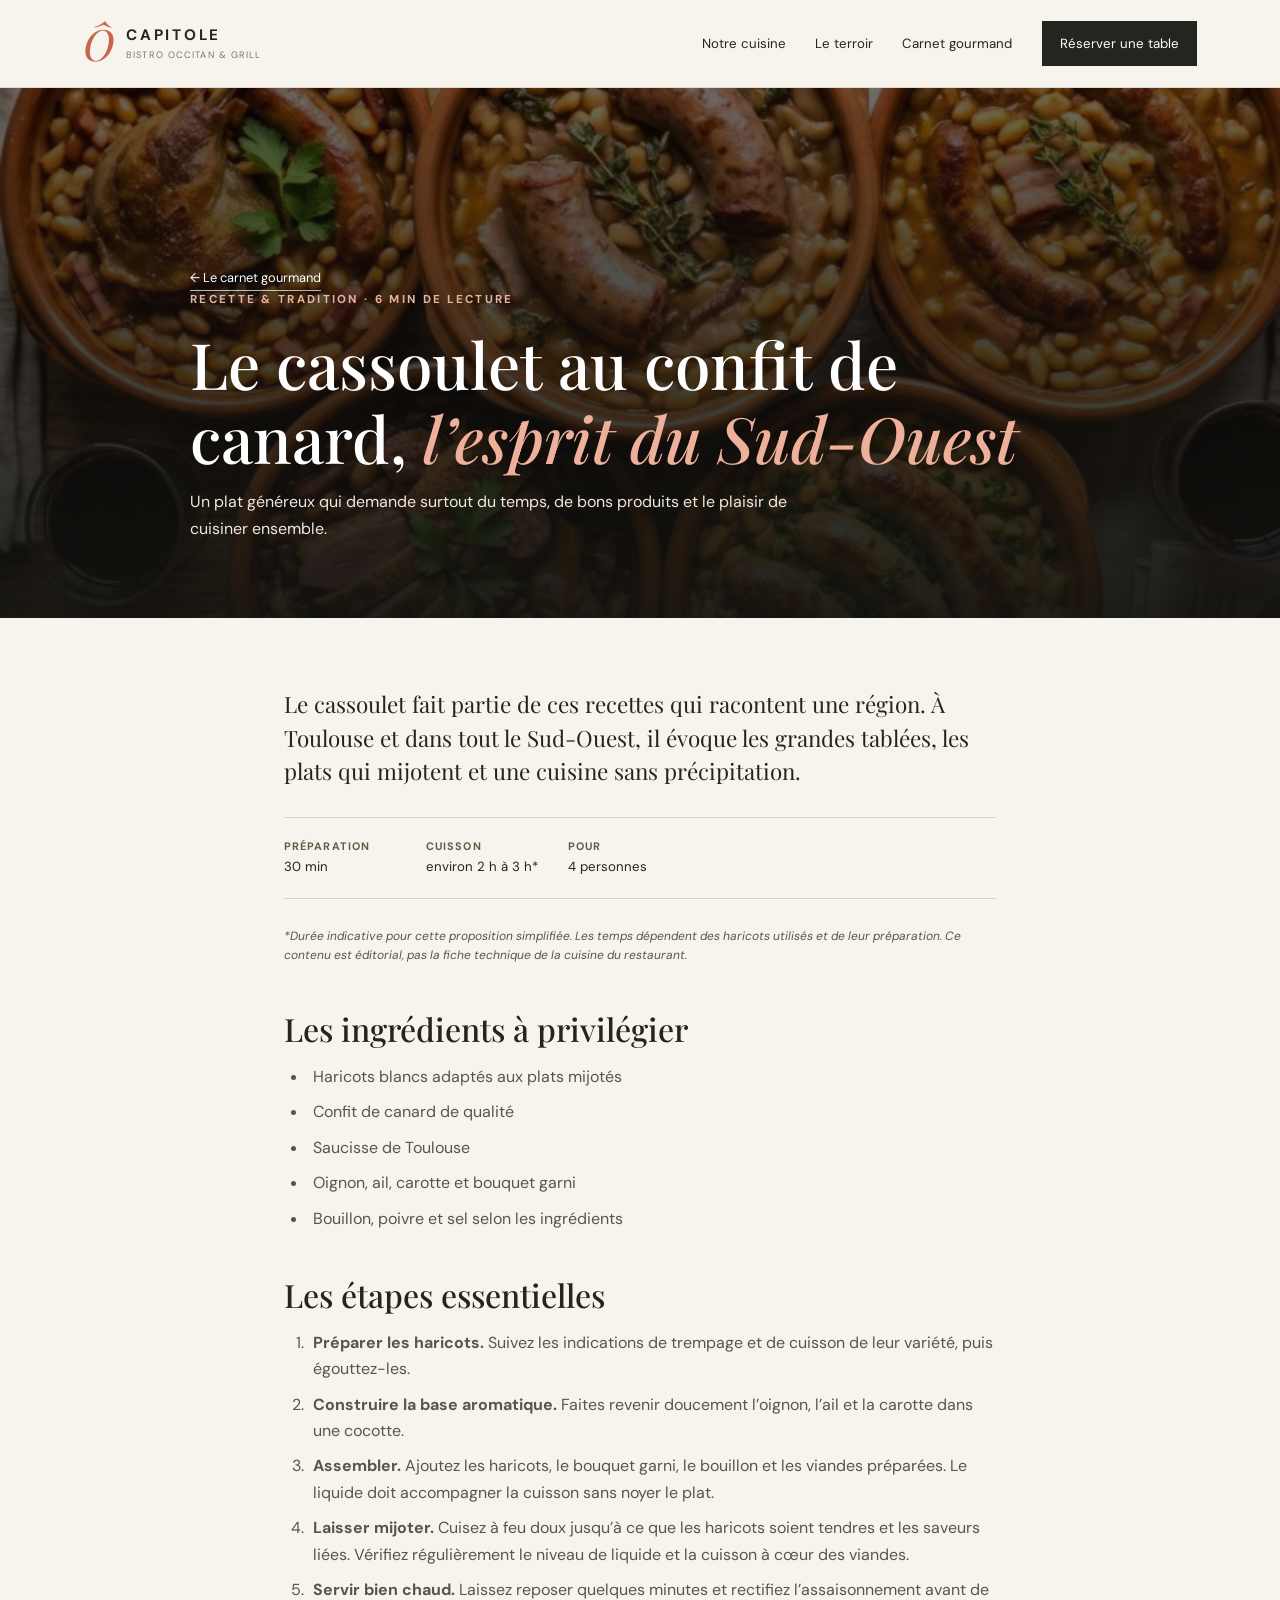
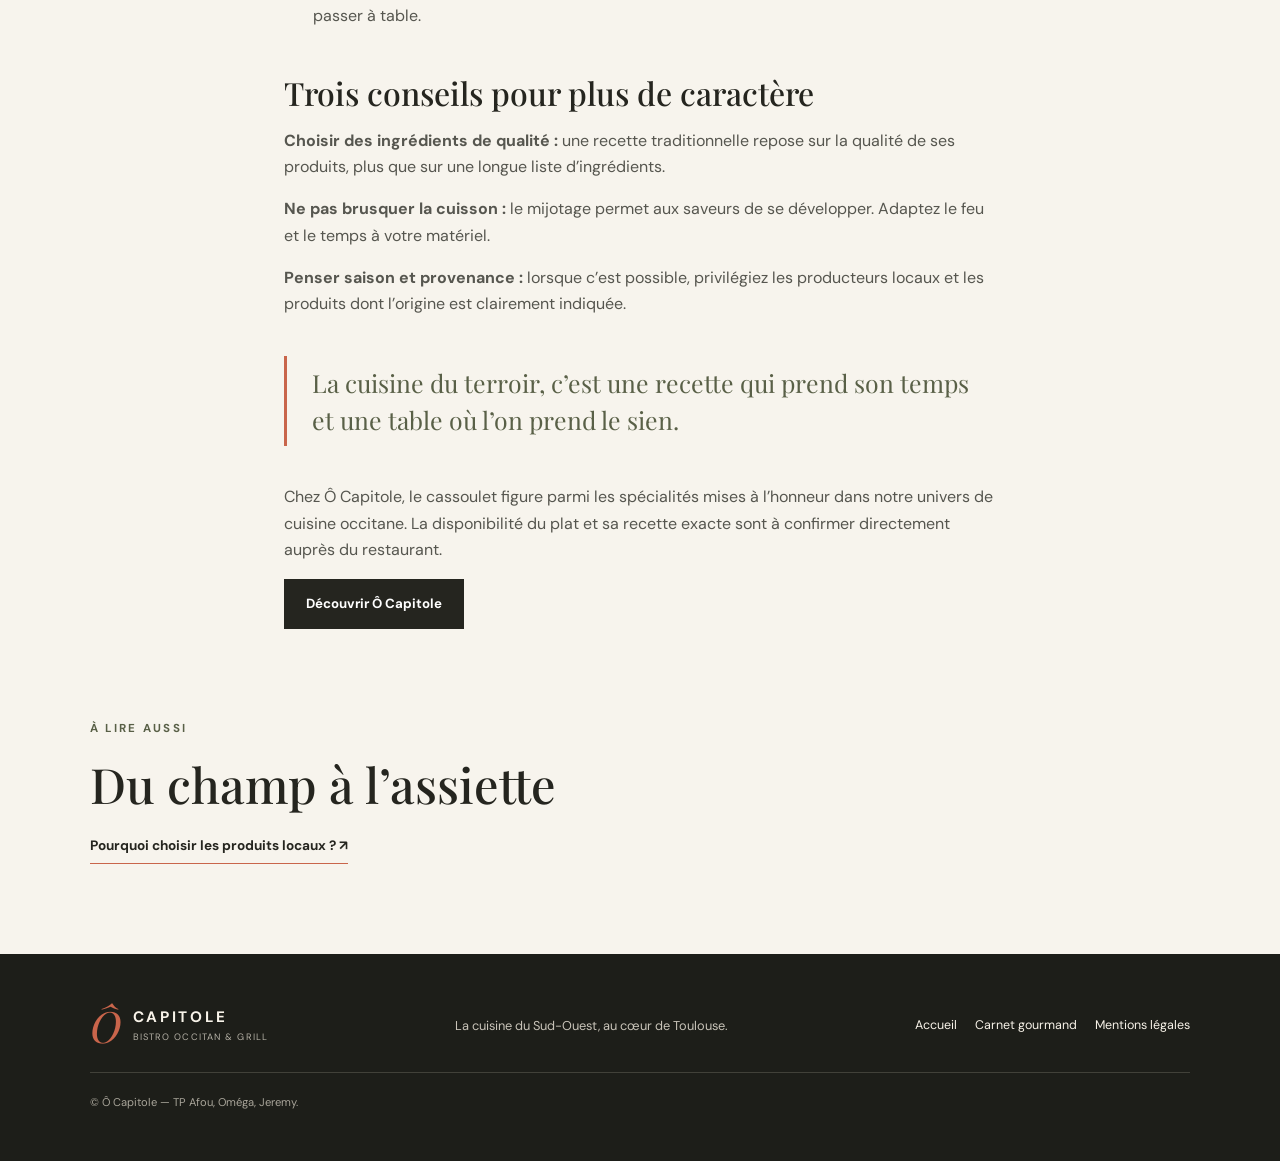
<file: recette-cassoulet.html>
<!doctype html>
<html lang="fr">
<head>
  <meta charset="utf-8">
  <meta name="viewport" content="width=device-width, initial-scale=1">
  
  <!-- SEO de base -->
  <title>Recette & Secrets du Cassoulet au Confit de Canard — Ô Capitole Toulouse</title>
  <meta name="description" content="Découvrez l'esprit du cassoulet au confit de canard, plat généreux emblématique du Sud-Ouest, et les conseils pour le réussir chez vous.">
  <meta name="robots" content="index, follow">
  <link rel="canonical" href="https://www.ocapitole.fr/recette-cassoulet.html">
  <meta name="theme-color" content="#25251f">

  <!-- Open Graph / SMO (Partage Facebook, WhatsApp, LinkedIn) -->
  <meta property="og:type" content="article">
  <meta property="og:url" content="https://www.ocapitole.fr/recette-cassoulet.html">
  <meta property="og:title" content="Cassoulet au confit de canard : les clés d'un plat généreux — Ô Capitole">
  <meta property="og:description" content="Découvrez les étapes et conseils pour réussir un authentique cassoulet au confit de canard du Sud-Ouest.">
  <meta property="og:image" content="https://www.ocapitole.fr/assets/images/Cassoulet-au-confit-de-canard2.webp">
  <meta property="og:locale" content="fr_FR">

  <!-- Twitter Cards -->
  <meta name="twitter:card" content="summary_large_image">
  <meta name="twitter:title" content="Cassoulet au confit de canard — Carnet gourmand Ô Capitole">
  <meta name="twitter:description" content="Un plat généreux emblématique de la gastronomie toulousaine et du Sud-Ouest.">
  <meta name="twitter:image" content="https://www.ocapitole.fr/assets/images/Cassoulet-au-confit-de-canard2.webp">

  <!-- Stylesheet -->
  <link rel="stylesheet" href="assets/style.css">

  <!-- Données structurées Schema.org pour une Recette -->
  <script type="application/ld+json">
  {
    "@context": "https://schema.org/",
    "@type": "Recipe",
    "name": "Cassoulet au confit de canard du Sud-Ouest",
    "image": [
      "https://www.ocapitole.fr/assets/images/Cassoulet-au-confit-de-canard2.webp"
    ],
    "author": {
      "@type": "Organization",
      "name": "Ô Capitole"
    },
    "datePublished": "2026-10-27",
    "description": "Recette traditionnelle et conseils pour réussir un authentique cassoulet au confit de canard et à la saucisse de Toulouse.",
    "prepTime": "PT30M",
    "cookTime": "PT2H30M",
    "totalTime": "PT3H0M",
    "keywords": "cassoulet, confit de canard, saucisse de toulouse, cuisine occitane, sud-ouest",
    "recipeYield": "4 personnes",
    "recipeCategory": "Plat principal",
    "recipeCuisine": "Occitane",
    "recipeIngredient": [
      "Haricots blancs adaptés aux plats mijotés",
      "Confit de canard de qualité",
      "Saucisse de Toulouse",
      "Oignon, ail, carotte et bouquet garni",
      "Bouillon, poivre et sel"
    ]
  }
  </script>
</head>
<body>
<header class="site-header">
  <a class="brand" href="index.html" aria-label="Ô Capitole, accueil">
    <span class="brand-mark">Ô</span>
    <span><strong>CAPITOLE</strong><small>BISTRO OCCITAN & GRILL</small></span>
  </a>
  <button class="menu-toggle" aria-label="Ouvrir le menu" aria-expanded="false">☰</button>
  <nav class="main-nav" aria-label="Navigation principale">
    <a href="index.html#cuisine">Notre cuisine</a>
    <a href="producteurs-locaux.html">Le terroir</a>
    <a href="conseils.html">Carnet gourmand</a>
    <a class="nav-cta" href="index.html#reservation">Réserver une table</a>
  </nav>
</header>

<main>
  <section class="article-hero">
    <img src="./assets/images/Cassoulet-au-confit-de-canard2.webp" alt="Cassoulet généreux au confit de canard évoquant la cuisine du terroir toulousain">
    <div class="article-hero-shade"></div>
    <div>
      <a class="back-link" href="conseils.html">← Le carnet gourmand</a>
      <p class="eyebrow light">RECETTE & TRADITION · 6 MIN DE LECTURE</p>
      <h1>Le cassoulet au confit de canard, <em>l’esprit du Sud-Ouest</em></h1>
      <p>Un plat généreux qui demande surtout du temps, de bons produits et le plaisir de cuisiner ensemble.</p>
    </div>
  </section>

  <article class="prose article-body">
    <p class="lead">Le cassoulet fait partie de ces recettes qui racontent une région. À Toulouse et dans tout le Sud-Ouest, il évoque les grandes tablées, les plats qui mijotent et une cuisine sans précipitation.</p>
    
    <div class="recipe-meta">
      <span><strong>Préparation</strong> 30 min</span>
      <span><strong>Cuisson</strong> environ 2 h à 3 h*</span>
      <span><strong>Pour</strong> 4 personnes</span>
    </div>
    
    <p class="disclaimer">*Durée indicative pour cette proposition simplifiée. Les temps dépendent des haricots utilisés et de leur préparation. Ce contenu est éditorial, pas la fiche technique de la cuisine du restaurant.</p>

    <h2>Les ingrédients à privilégier</h2>
    <ul>
      <li>Haricots blancs adaptés aux plats mijotés</li>
      <li>Confit de canard de qualité</li>
      <li>Saucisse de Toulouse</li>
      <li>Oignon, ail, carotte et bouquet garni</li>
      <li>Bouillon, poivre et sel selon les ingrédients</li>
    </ul>

    <h2>Les étapes essentielles</h2>
    <ol>
      <li><strong>Préparer les haricots.</strong> Suivez les indications de trempage et de cuisson de leur variété, puis égouttez-les.</li>
      <li><strong>Construire la base aromatique.</strong> Faites revenir doucement l’oignon, l’ail et la carotte dans une cocotte.</li>
      <li><strong>Assembler.</strong> Ajoutez les haricots, le bouquet garni, le bouillon et les viandes préparées. Le liquide doit accompagner la cuisson sans noyer le plat.</li>
      <li><strong>Laisser mijoter.</strong> Cuisez à feu doux jusqu’à ce que les haricots soient tendres et les saveurs liées. Vérifiez régulièrement le niveau de liquide et la cuisson à cœur des viandes.</li>
      <li><strong>Servir bien chaud.</strong> Laissez reposer quelques minutes et rectifiez l’assaisonnement avant de passer à table.</li>
    </ol>

    <h2>Trois conseils pour plus de caractère</h2>
    <p><strong>Choisir des ingrédients de qualité :</strong> une recette traditionnelle repose sur la qualité de ses produits, plus que sur une longue liste d’ingrédients.</p>
    <p><strong>Ne pas brusquer la cuisson :</strong> le mijotage permet aux saveurs de se développer. Adaptez le feu et le temps à votre matériel.</p>
    <p><strong>Penser saison et provenance :</strong> lorsque c’est possible, privilégiez les producteurs locaux et les produits dont l’origine est clairement indiquée.</p>

    <blockquote>La cuisine du terroir, c’est une recette qui prend son temps et une table où l’on prend le sien.</blockquote>

    <p>Chez Ô Capitole, le cassoulet figure parmi les spécialités mises à l’honneur dans notre univers de cuisine occitane. La disponibilité du plat et sa recette exacte sont à confirmer directement auprès du restaurant.</p>

    <a class="button button-dark" href="index.html#reservation">Découvrir Ô Capitole</a>
  </article>

  <section class="related section-wrap">
    <p class="eyebrow">À LIRE AUSSI</p>
    <h2>Du champ à l’assiette</h2>
    <a class="text-link" href="producteurs-locaux.html">Pourquoi choisir les produits locaux ? ↗</a>
  </section>
</main>

<footer class="site-footer">
  <a class="brand brand-footer" href="index.html">
    <span class="brand-mark">Ô</span>
    <span><strong>CAPITOLE</strong><small>BISTRO OCCITAN & GRILL</small></span>
  </a>
  <p>La cuisine du Sud-Ouest, au cœur de Toulouse.</p>
  <div>
    <a href="index.html">Accueil</a>
    <a href="conseils.html">Carnet gourmand</a>
    <a href="mentions-legales.html">Mentions légales</a>
  </div>
  <small>© Ô Capitole — TP Afou, Oméga, Jeremy.</small>
</footer>

<script src="assets/main.js"></script>
</body>
</html>
</file>
<file: assets/style.css>
@import url('https://fonts.googleapis.com/css2?family=DM+Sans:wght@400;500;600;700&family=Playfair+Display:ital,wght@0,500;0,600;0,700;1,500;1,600&display=swap');
:root{--ink:#25251f;--paper:#f7f4ed;--cream:#eee7da;--coral:#c9654b;--olive:#596047;--muted:#77766e;--serif:"Playfair Display",Georgia,serif;--sans:"DM Sans",Arial,sans-serif}
*{box-sizing:border-box}html{scroll-behavior:smooth}body{margin:0;background:var(--paper);color:var(--ink);font-family:var(--sans);line-height:1.65}a{color:inherit;text-decoration:none}img{display:block;max-width:100%;object-fit:cover}h1,h2,h3,p{margin-top:0}h1,h2,h3{font-family:var(--serif);font-weight:500;line-height:1.15}h1{font-size:clamp(2.7rem,6vw,5.6rem)}h2{font-size:clamp(2rem,3.8vw,3.3rem)}h3{font-size:1.55rem}em{color:var(--coral);font-weight:500}.site-header{height:88px;padding:0 6.5%;display:flex;align-items:center;justify-content:space-between;background:var(--paper);position:relative;z-index:10;border-bottom:1px solid #ded8cb}.brand{display:flex;gap:10px;align-items:center;letter-spacing:.12em}.brand-mark{font-family:var(--serif);font-size:2.7rem;line-height:1;color:var(--coral);font-style:italic}.brand strong,.brand small{display:block}.brand strong{font-size:.95rem;letter-spacing:.18em}.brand small{font-size:.58rem;letter-spacing:.12em;color:var(--muted)}.main-nav{display:flex;align-items:center;gap:clamp(14px,2.3vw,32px);font-size:.83rem}.main-nav a:not(.nav-cta):hover,.text-link:hover{color:var(--coral)}.nav-cta{padding:12px 18px;background:var(--ink);color:#fff!important}.menu-toggle{display:none;background:none;border:0;font-size:1.5rem}.hero{height:min(760px,calc(100vh - 88px));min-height:600px;position:relative;display:flex;align-items:center;color:white;overflow:hidden}.hero-image,.hero-shade,.page-hero>img,.page-hero-overlay,.article-hero>img,.article-hero-shade{position:absolute;inset:0;width:100%;height:100%}.hero-image{object-position:center 58%}.hero-shade{background:linear-gradient(90deg,rgba(20,22,18,.83) 0%,rgba(20,22,18,.57) 48%,rgba(20,22,18,.1) 100%)}.hero-content{position:relative;z-index:1;margin-left:10%;max-width:760px;padding:40px 24px 40px 0}.eyebrow{font-size:.72rem;letter-spacing:.2em;font-weight:700;color:var(--olive);margin-bottom:18px}.eyebrow.light{color:#e7b4a2}.hero h1{margin-bottom:22px}.hero h1 em,.manifesto h2 em,.page-hero h1 em,.article-hero h1 em{color:#efb09b}.hero-lead{font-size:1.1rem;max-width:520px;color:#f2eee8}.hero-actions{display:flex;gap:12px;flex-wrap:wrap;margin:30px 0 25px}.button{display:inline-flex;align-items:center;justify-content:center;padding:14px 22px;font-size:.83rem;font-weight:700;transition:transform .2s,background .2s}.button:hover{transform:translateY(-2px)}.button-coral{background:var(--coral);color:#fff}.button-outline{border:1px solid rgba(255,255,255,.8);color:white}.button-dark{background:var(--ink);color:white}.hero-note{font-size:.75rem;color:#eee7dc}.hero-note span{color:#e7a28a;margin-right:8px}.hero-stamp{position:absolute;right:8%;bottom:9%;z-index:2;border:1px solid rgba(255,255,255,.65);border-radius:50%;width:126px;height:126px;display:flex;flex-direction:column;align-items:center;justify-content:center;text-align:center;transform:rotate(8deg)}.hero-stamp strong{font-family:var(--serif);font-size:2rem;line-height:1.1}.hero-stamp span{font-size:.6rem;letter-spacing:.15em;line-height:1.4}.section-wrap{width:min(1180px,86%);margin:0 auto}.intro{display:grid;grid-template-columns:1fr 1fr;gap:8%;align-items:center;padding:110px 0}.intro h2{margin:0}.intro>p{font-size:1.02rem;color:#5d5c54;max-width:540px;margin:0}.specialties{padding:20px 0 110px}.section-heading{display:flex;justify-content:space-between;align-items:end;gap:25px;margin-bottom:34px}.section-heading h2{margin-bottom:0}.text-link{font-size:.85rem;font-weight:700;border-bottom:1px solid var(--coral);padding-bottom:5px;display:inline-block}.dish-grid{display:grid;grid-template-columns:repeat(3,1fr);gap:22px}.dish-card{background:#fffdf8}.dish-card img{width:100%;height:260px}.dish-info{padding:25px 24px 28px}.dish-number,.journal-card span,.article-teaser-body>span{font-size:.65rem;font-weight:700;letter-spacing:.13em;color:var(--coral)}.dish-info h3{margin:12px 0}.dish-info p{font-size:.88rem;color:var(--muted);margin-bottom:0}.disclaimer{font-size:.75rem;color:#77766e;font-style:italic;margin-top:18px}.manifesto{position:relative;min-height:550px;display:flex;align-items:center;color:white;overflow:hidden}.manifesto>img{position:absolute;inset:0;width:100%;height:100%;filter:brightness(.53)}.manifesto-panel{position:relative;max-width:690px;margin-left:12%;padding:70px 30px 70px 0}.manifesto h2{font-size:clamp(2.2rem,4.3vw,3.8rem)}.manifesto-panel>p:not(.eyebrow){max-width:540px;color:#eee9df}.manifesto .button{margin-top:14px}.experience{display:grid;grid-template-columns:1fr 1fr;gap:8%;align-items:center;padding:110px 0}.experience p:not(.eyebrow){color:var(--muted)}.experience img{height:460px;width:100%}.features{display:flex;flex-wrap:wrap;gap:12px 22px;margin-top:26px;font-size:.78rem;font-weight:600}.features span:before{content:"✦";color:var(--coral);margin-right:7px}.journal{padding:15px 0 110px}.journal-grid{display:grid;grid-template-columns:1fr 1fr;gap:24px}.journal-card{display:grid;grid-template-columns:44% 1fr;background:#fffdf8}.journal-card img{height:100%;min-height:230px;width:100%}.journal-card>div{padding:25px}.journal-card h3{margin:12px 0;font-size:1.45rem}.journal-card p{color:var(--muted);font-size:.85rem;margin:0}.reservation{padding:78px 20px;text-align:center;background:var(--ink);color:white}.reservation h2{margin-bottom:12px}.reservation>p:not(.eyebrow){color:#d7d2c8}.reservation .button{margin-top:15px}.reservation small{display:block;margin-top:15px;font-size:.7rem;color:#b8b4aa}.location{display:grid;grid-template-columns:1fr 1fr;gap:10%;padding:95px 0;align-items:center}.location p{color:var(--muted)}.location-note{min-height:210px;background:var(--cream);display:flex;flex-direction:column;align-items:center;justify-content:center;text-align:center;padding:28px}.location-icon{font-size:2.2rem;color:var(--coral)}.location-note strong{letter-spacing:.2em}.location-note small{font-size:.72rem;color:var(--muted);margin-top:18px}.site-footer{background:#1d1e19;color:#f8f3e9;padding:50px 7%;display:flex;align-items:center;justify-content:space-between;gap:25px;flex-wrap:wrap}.brand-footer small{color:#b5b1a6}.site-footer p{font-size:.8rem;color:#c9c4b9;margin:0}.site-footer>div{display:flex;gap:18px;font-size:.78rem}.site-footer>small{width:100%;border-top:1px solid #414139;padding-top:20px;color:#a8a499;font-size:.7rem}.page-hero{height:430px;position:relative;display:flex;align-items:center;color:white;overflow:hidden}.page-hero>img{filter:brightness(.47)}.page-hero-overlay{background:linear-gradient(90deg,rgba(20,22,18,.65),transparent)}.page-hero>div:last-child{position:relative;margin-left:10%;max-width:740px;padding-right:25px}.page-hero h1{margin-bottom:10px}.page-hero p:last-child{margin-bottom:0}.article-list{padding:90px 0 110px}.article-grid{display:grid;grid-template-columns:repeat(2,1fr);gap:28px}.article-teaser{background:#fffdf8}.article-teaser>a:first-child img{width:100%;height:290px}.article-teaser-body{padding:27px}.article-teaser-body h2{font-size:1.7rem;margin:12px 0}.article-teaser-body h2 a:hover{color:var(--coral)}.article-teaser-body p{color:var(--muted);font-size:.9rem}.draft-note{font-style:italic;font-size:.78rem}.article-hero{position:relative;min-height:530px;display:flex;align-items:end;color:white;overflow:hidden}.article-hero>img{filter:brightness(.45)}.article-hero-shade{background:linear-gradient(0deg,rgba(19,20,17,.86),rgba(19,20,17,.05) 100%)}.article-hero>div:last-child{position:relative;max-width:900px;margin:0 auto;width:80%;padding:60px 0}.article-hero h1{font-size:clamp(2.4rem,5vw,4.5rem);max-width:900px;margin:15px 0}.article-hero>div:last-child>p:last-child{max-width:650px;color:#eee8dd}.back-link{font-size:.8rem;border-bottom:1px solid rgba(255,255,255,.7);padding-bottom:4px}.prose{max-width:760px;margin:0 auto}.article-body{padding:70px 24px 90px}.prose p,.prose li{color:#56564f}.prose .lead{font-family:var(--serif);font-size:1.4rem;line-height:1.5;color:var(--ink)}.prose h2{font-size:2rem;margin-top:45px;margin-bottom:16px}.prose li{padding-left:5px;margin-bottom:9px}.prose ul,.prose ol{padding-left:24px}.recipe-meta{display:flex;gap:12px;flex-wrap:wrap;margin:28px 0;padding:20px 0;border-top:1px solid #d9d2c5;border-bottom:1px solid #d9d2c5}.recipe-meta span{display:flex;flex-direction:column;min-width:130px;font-size:.83rem}.recipe-meta strong{font-size:.68rem;letter-spacing:.1em;text-transform:uppercase;color:var(--olive)}blockquote{font-family:var(--serif);font-size:1.55rem;line-height:1.5;border-left:3px solid var(--coral);padding:8px 0 8px 25px;margin:38px 0;color:var(--olive)}.related{padding:0 0 90px}.related h2{margin-bottom:20px}.legal{padding:70px 0 100px;min-height:65vh}.legal h1{font-size:3.4rem}.legal h2{font-size:1.7rem;margin-top:30px}.legal p{max-width:800px}
@media(max-width:900px){.site-header{padding:0 5%;height:78px}.menu-toggle{display:block;cursor:pointer}.main-nav{display:none;position:absolute;top:78px;left:0;right:0;background:var(--paper);padding:24px 6%;align-items:stretch;flex-direction:column;gap:18px;border-bottom:1px solid #ded8cb}.main-nav.is-open{display:flex}.nav-cta{text-align:center}.hero{min-height:620px}.hero-content{margin-left:7%;max-width:650px}.hero-stamp{right:5%;bottom:5%;width:100px;height:100px}.intro{padding:80px 0;gap:5%}.dish-grid{gap:14px}.dish-card img{height:210px}.dish-info{padding:20px 17px}.dish-info h3{font-size:1.3rem}.experience{padding:80px 0;gap:5%}.experience img{height:390px}.journal-card{grid-template-columns:1fr}.journal-card img{height:200px}.journal-card>div{padding:20px}.site-footer{align-items:flex-start}.site-footer p{width:100%}}
@media(max-width:620px){.hero{min-height:660px;height:auto}.hero-content{margin-left:7%;padding:65px 22px 110px 0}.hero-shade{background:linear-gradient(90deg,rgba(20,22,18,.83),rgba(20,22,18,.36))}.hero-stamp{width:80px;height:80px;right:5%;bottom:4%}.hero-stamp strong{font-size:1.35rem}.hero-stamp span{font-size:.48rem}.hero-note{max-width:280px}.intro,.experience,.location{grid-template-columns:1fr;gap:24px}.intro{padding:70px 0}.specialties{padding-bottom:70px}.section-heading{align-items:flex-start;flex-direction:column}.dish-grid,.article-grid{grid-template-columns:1fr}.dish-card img{height:260px}.manifesto{min-height:590px}.manifesto-panel{margin-left:7%;padding-right:7%}.experience{padding:70px 0}.experience img{height:300px}.journal{padding-bottom:70px}.journal-grid{grid-template-columns:1fr}.journal-card{grid-template-columns:40% 1fr}.journal-card img{height:100%;min-height:210px}.journal-card h3{font-size:1.15rem}.journal-card>div{padding:17px}.location{padding:70px 0}.site-footer{padding:40px 7%;gap:18px}.site-footer>div{flex-wrap:wrap}.page-hero{height:380px}.page-hero>div:last-child{margin-left:7%}.article-hero{min-height:520px}.article-hero>div:last-child{width:86%;padding:45px 0}.article-body{padding:50px 7% 70px}.prose .lead{font-size:1.2rem}.prose h2{font-size:1.7rem}.recipe-meta{gap:15px}.recipe-meta span{min-width:42%}}
@media(prefers-reduced-motion:reduce){html{scroll-behavior:auto}*,*::before,*::after{transition:none!important}}
</file>
